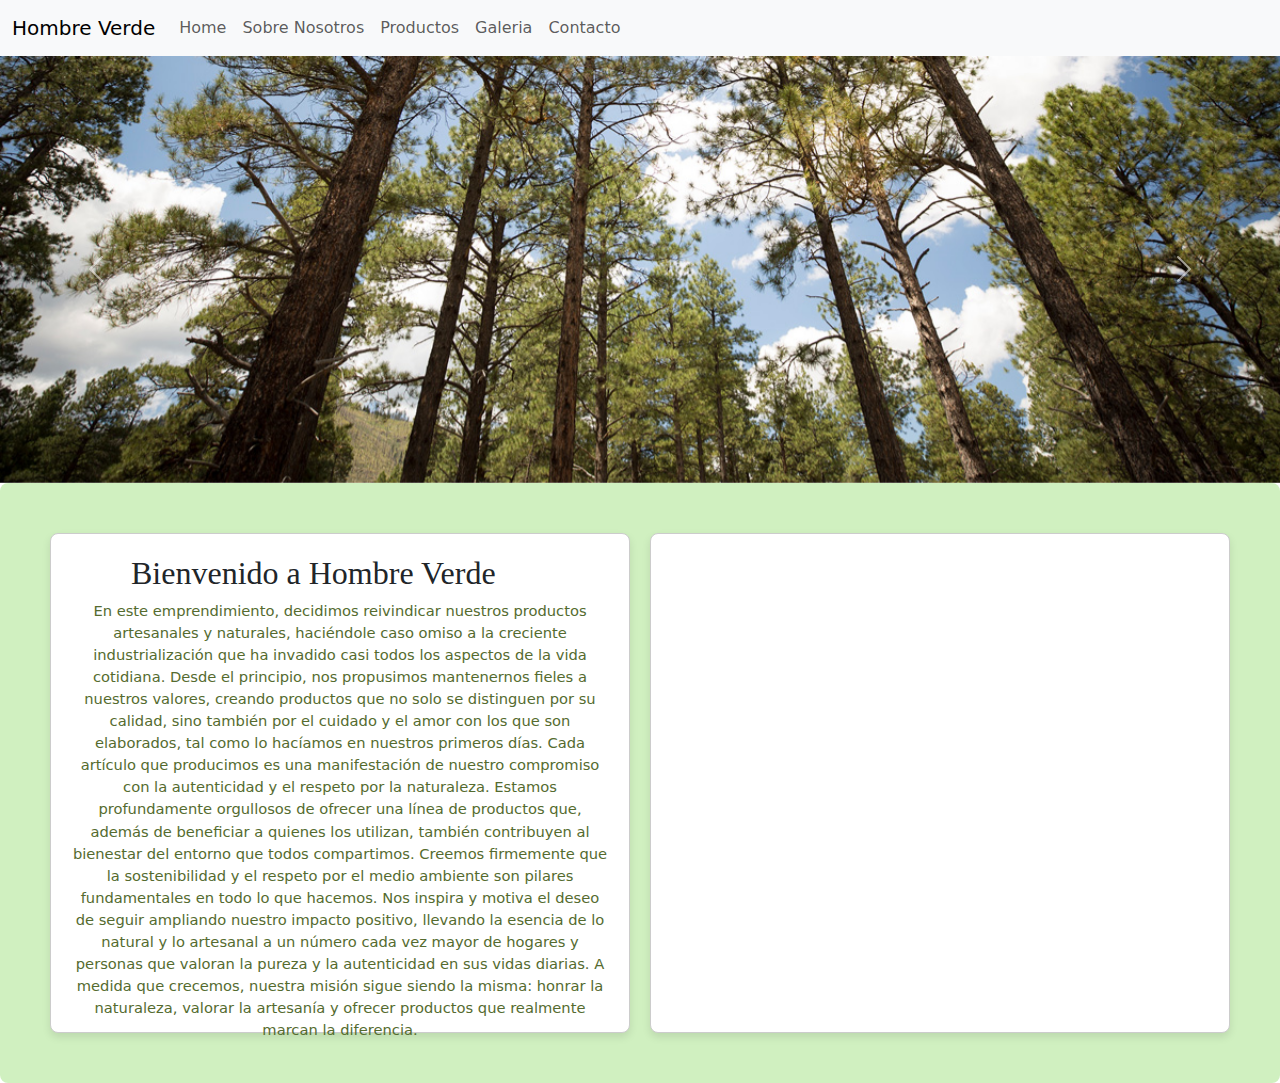
<file: index.html>
<!DOCTYPE html>
<html lang="en">
<head>
    <meta charset="UTF-8">
    <meta name="viewport" content="width=device-width, initial-scale=1.0">
    <title>Natural & Handmade Products - Home</title>
    <link rel="stylesheet" href="css/style.css">
    <link href="https://cdn.jsdelivr.net/npm/bootstrap@5.3.0/dist/css/bootstrap.min.css" rel="stylesheet">
</head>
<body>

    <!-- Navbar -->
    <nav class="navbar navbar-expand-lg navbar-light bg-light">
        <div class="container-fluid">
            <a class="navbar-brand" href="./index.html">Hombre Verde</a>
            <button class="navbar-toggler" type="button" data-bs-toggle="collapse" data-bs-target="#navbarNav" aria-controls="navbarNav" aria-expanded="false" aria-label="Toggle navigation">
                <span class="navbar-toggler-icon"></span>
            </button>
            <div class="collapse navbar-collapse" id="navbarNav">
                <ul class="navbar-nav">
                    <li class="nav-item"><a class="nav-link" href="./index.html">Home</a></li>
                    <li class="nav-item"><a class="nav-link" href="Pages/about.html">Sobre Nosotros</a></li>
                    <li class="nav-item"><a class="nav-link" href="Pages/products.html">Productos</a></li>
                    <li class="nav-item"><a class="nav-link" href="Pages/gallery.html">Galeria</a></li>
                    <li class="nav-item"><a class="nav-link" href="Pages/contact.html">Contacto</a></li>
                </ul>
            </div>
        </div>
    </nav>

    <!-- Carrusel -->
    <div id="carouselExampleControls" class="carousel slide" data-bs-ride="carousel">
        <div class="carousel-inner">
            <div class="carousel-item active">
                <img src="Imagenes/forest.jpg" class="d-block w-100" alt="...">
            </div>
            <div class="carousel-item">
                <img src="Imagenes/miel.jpg" class="d-block w-100" alt="...">
            </div>
            <div class="carousel-item">
                <img src="Imagenes/naranjas.jpeg" class="d-block w-100" alt="...">
            </div>
        </div>
        <button class="carousel-control-prev" type="button" data-bs-target="#carouselExampleControls" data-bs-slide="prev">
            <span class="carousel-control-prev-icon" aria-hidden="true"></span>
            <span class="visually-hidden">Previous</span>
        </button>
        <button class="carousel-control-next" type="button" data-bs-target="#carouselExampleControls" data-bs-slide="next">
            <span class="carousel-control-next-icon" aria-hidden="true"></span>
            <span class="visually-hidden">Next</span>
        </button>
    </div>

    <!-- Sección Principal -->
    <section class="flex-container">
        <div class="flex-item">
            <h2 class="titulo">Bienvenido a Hombre Verde</h2>
            <p class="words">En este emprendimiento, decidimos reivindicar nuestros productos artesanales y naturales, haciéndole caso omiso a la creciente industrialización que ha invadido casi todos los aspectos de la vida cotidiana. Desde el principio, nos propusimos mantenernos fieles a nuestros valores, creando productos que no solo se distinguen por su calidad, sino también por el cuidado y el amor con los que son elaborados, tal como lo hacíamos en nuestros primeros días. Cada artículo que producimos es una manifestación de nuestro compromiso con la autenticidad y el respeto por la naturaleza.

                Estamos profundamente orgullosos de ofrecer una línea de productos que, además de beneficiar a quienes los utilizan, también contribuyen al bienestar del entorno que todos compartimos. Creemos firmemente que la sostenibilidad y el respeto por el medio ambiente son pilares fundamentales en todo lo que hacemos. Nos inspira y motiva el deseo de seguir ampliando nuestro impacto positivo, llevando la esencia de lo natural y lo artesanal a un número cada vez mayor de hogares y personas que valoran la pureza y la autenticidad en sus vidas diarias. A medida que crecemos, nuestra misión sigue siendo la misma: honrar la naturaleza, valorar la artesanía y ofrecer productos que realmente marcan la diferencia.</p>
        </div>
        <div class="flex-item">
            <iframe src="https://www.google.com/maps/embed?pb=!1m18!1m12!1m3!1d27374.168605346753!2d-59.80461297493467!3d-30.948957554272294!2m3!1f0!2f0!3f0!3m2!1i1024!2i768!4f13.1!3m3!1m2!1s0x95b35918903ec62f%3A0x1246e3391cdae4f9!2sSanta%20Elena%2C%20Entre%20R%C3%ADos!5e0!3m2!1ses!2sar!4v1725328638643!5m2!1ses!2sar" width="500" height="450" style="border:0;" allowfullscreen="" loading="lazy" referrerpolicy="no-referrer-when-downgrade"></iframe>
        </div>
    </section>




    <script src="https://cdn.jsdelivr.net/npm/bootstrap@5.3.0/dist/js/bootstrap.bundle.min.js"></script>
</body>
</html>
</file>
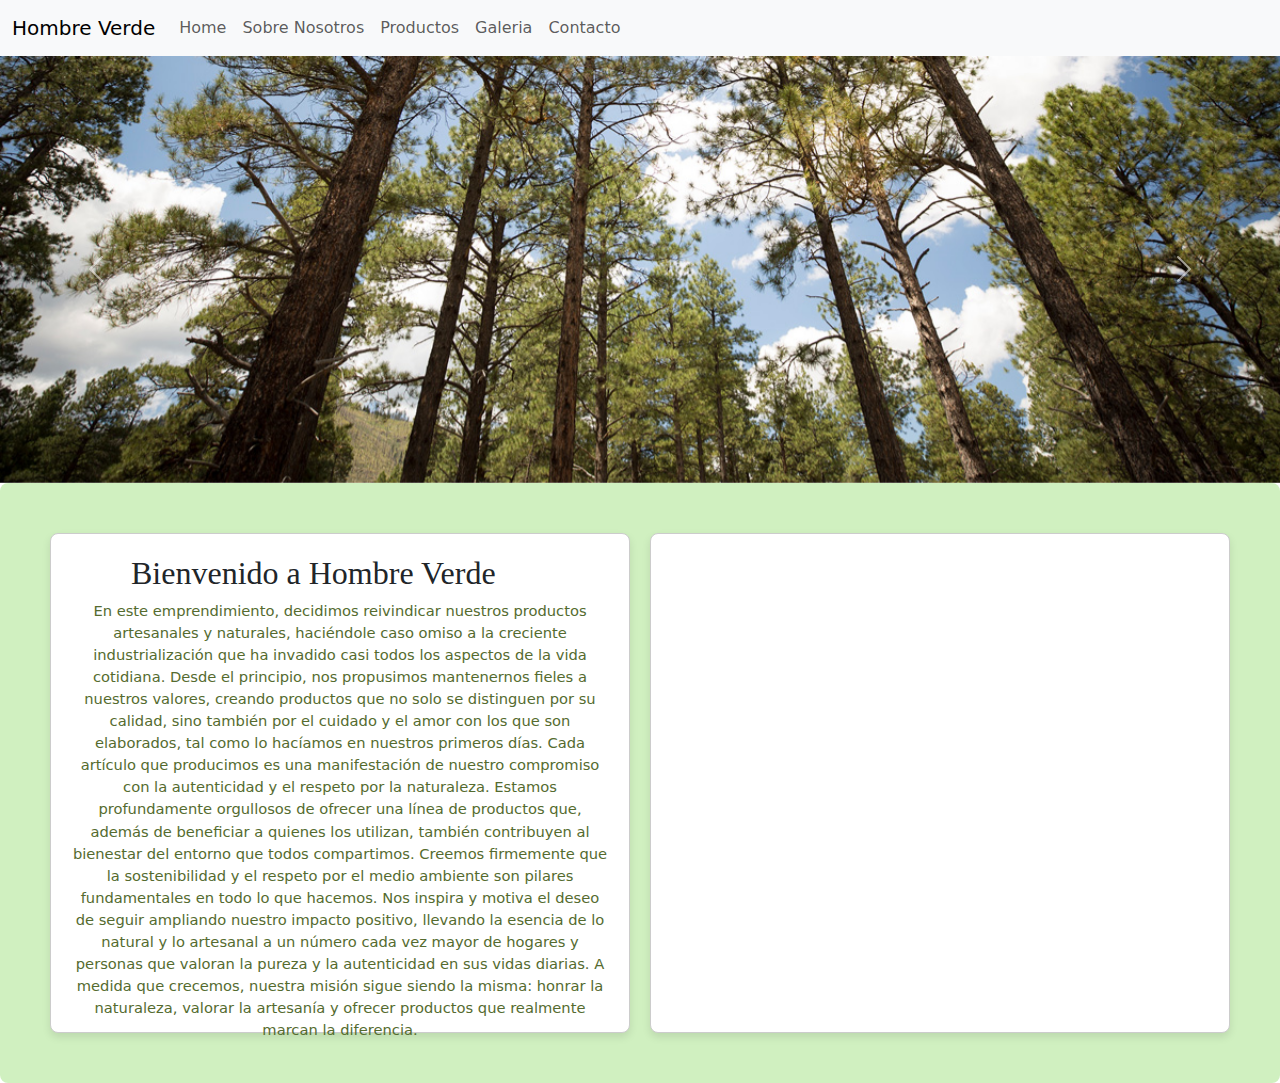
<file: Pages/index.html>
<!DOCTYPE html>
<html lang="en">
<head>
    <meta charset="UTF-8">
    <meta name="viewport" content="width=device-width, initial-scale=1.0">
    <title>Natural & Handmade Products - Home</title>
    <link rel="stylesheet" href="/css/style.css">
    <link href="https://cdn.jsdelivr.net/npm/bootstrap@5.3.0/dist/css/bootstrap.min.css" rel="stylesheet">
</head>
<body>

    <!-- Navbar -->
    <nav class="navbar navbar-expand-lg navbar-light bg-light">
        <div class="container-fluid">
            <a class="navbar-brand" href="/Pages/index.html">Hombre Verde</a>
            <button class="navbar-toggler" type="button" data-bs-toggle="collapse" data-bs-target="#navbarNav" aria-controls="navbarNav" aria-expanded="false" aria-label="Toggle navigation">
                <span class="navbar-toggler-icon"></span>
            </button>
            <div class="collapse navbar-collapse" id="navbarNav">
                <ul class="navbar-nav">
                    <li class="nav-item"><a class="nav-link" href="/Pages/index.html">Home</a></li>
                    <li class="nav-item"><a class="nav-link" href="/Pages/about.html">Sobre Nosotros</a></li>
                    <li class="nav-item"><a class="nav-link" href="/Pages/products.html">Productos</a></li>
                    <li class="nav-item"><a class="nav-link" href="/Pages/gallery.html">Galeria</a></li>
                    <li class="nav-item"><a class="nav-link" href="/Pages/contact.html">Contacto</a></li>
                </ul>
            </div>
        </div>
    </nav>

    <!-- Carrusel -->
    <div id="carouselExampleControls" class="carousel slide" data-bs-ride="carousel">
        <div class="carousel-inner">
            <div class="carousel-item active">
                <img src="/Imagenes/forest.jpg" class="d-block w-100" alt="...">
            </div>
            <div class="carousel-item">
                <img src="/Imagenes/miel.jpg" class="d-block w-100" alt="...">
            </div>
            <div class="carousel-item">
                <img src="/Imagenes/naranjas.jpeg" class="d-block w-100" alt="...">
            </div>
        </div>
        <button class="carousel-control-prev" type="button" data-bs-target="#carouselExampleControls" data-bs-slide="prev">
            <span class="carousel-control-prev-icon" aria-hidden="true"></span>
            <span class="visually-hidden">Previous</span>
        </button>
        <button class="carousel-control-next" type="button" data-bs-target="#carouselExampleControls" data-bs-slide="next">
            <span class="carousel-control-next-icon" aria-hidden="true"></span>
            <span class="visually-hidden">Next</span>
        </button>
    </div>

    <!-- Sección Principal -->
    <section class="flex-container">
        <div class="flex-item">
            <h2 class="titulo">Bienvenido a Hombre Verde</h2>
            <p class="words">En este emprendimiento, decidimos reivindicar nuestros productos artesanales y naturales, haciéndole caso omiso a la creciente industrialización que ha invadido casi todos los aspectos de la vida cotidiana. Desde el principio, nos propusimos mantenernos fieles a nuestros valores, creando productos que no solo se distinguen por su calidad, sino también por el cuidado y el amor con los que son elaborados, tal como lo hacíamos en nuestros primeros días. Cada artículo que producimos es una manifestación de nuestro compromiso con la autenticidad y el respeto por la naturaleza.

                Estamos profundamente orgullosos de ofrecer una línea de productos que, además de beneficiar a quienes los utilizan, también contribuyen al bienestar del entorno que todos compartimos. Creemos firmemente que la sostenibilidad y el respeto por el medio ambiente son pilares fundamentales en todo lo que hacemos. Nos inspira y motiva el deseo de seguir ampliando nuestro impacto positivo, llevando la esencia de lo natural y lo artesanal a un número cada vez mayor de hogares y personas que valoran la pureza y la autenticidad en sus vidas diarias. A medida que crecemos, nuestra misión sigue siendo la misma: honrar la naturaleza, valorar la artesanía y ofrecer productos que realmente marcan la diferencia.</p>
        </div>
        <div class="flex-item">
            <iframe src="https://www.google.com/maps/embed?pb=!1m18!1m12!1m3!1d27374.168605346753!2d-59.80461297493467!3d-30.948957554272294!2m3!1f0!2f0!3f0!3m2!1i1024!2i768!4f13.1!3m3!1m2!1s0x95b35918903ec62f%3A0x1246e3391cdae4f9!2sSanta%20Elena%2C%20Entre%20R%C3%ADos!5e0!3m2!1ses!2sar!4v1725328638643!5m2!1ses!2sar" width="500" height="450" style="border:0;" allowfullscreen="" loading="lazy" referrerpolicy="no-referrer-when-downgrade"></iframe>
        </div>
    </section>




    <script src="https://cdn.jsdelivr.net/npm/bootstrap@5.3.0/dist/js/bootstrap.bundle.min.js"></script>
</body>
</html>
</file>
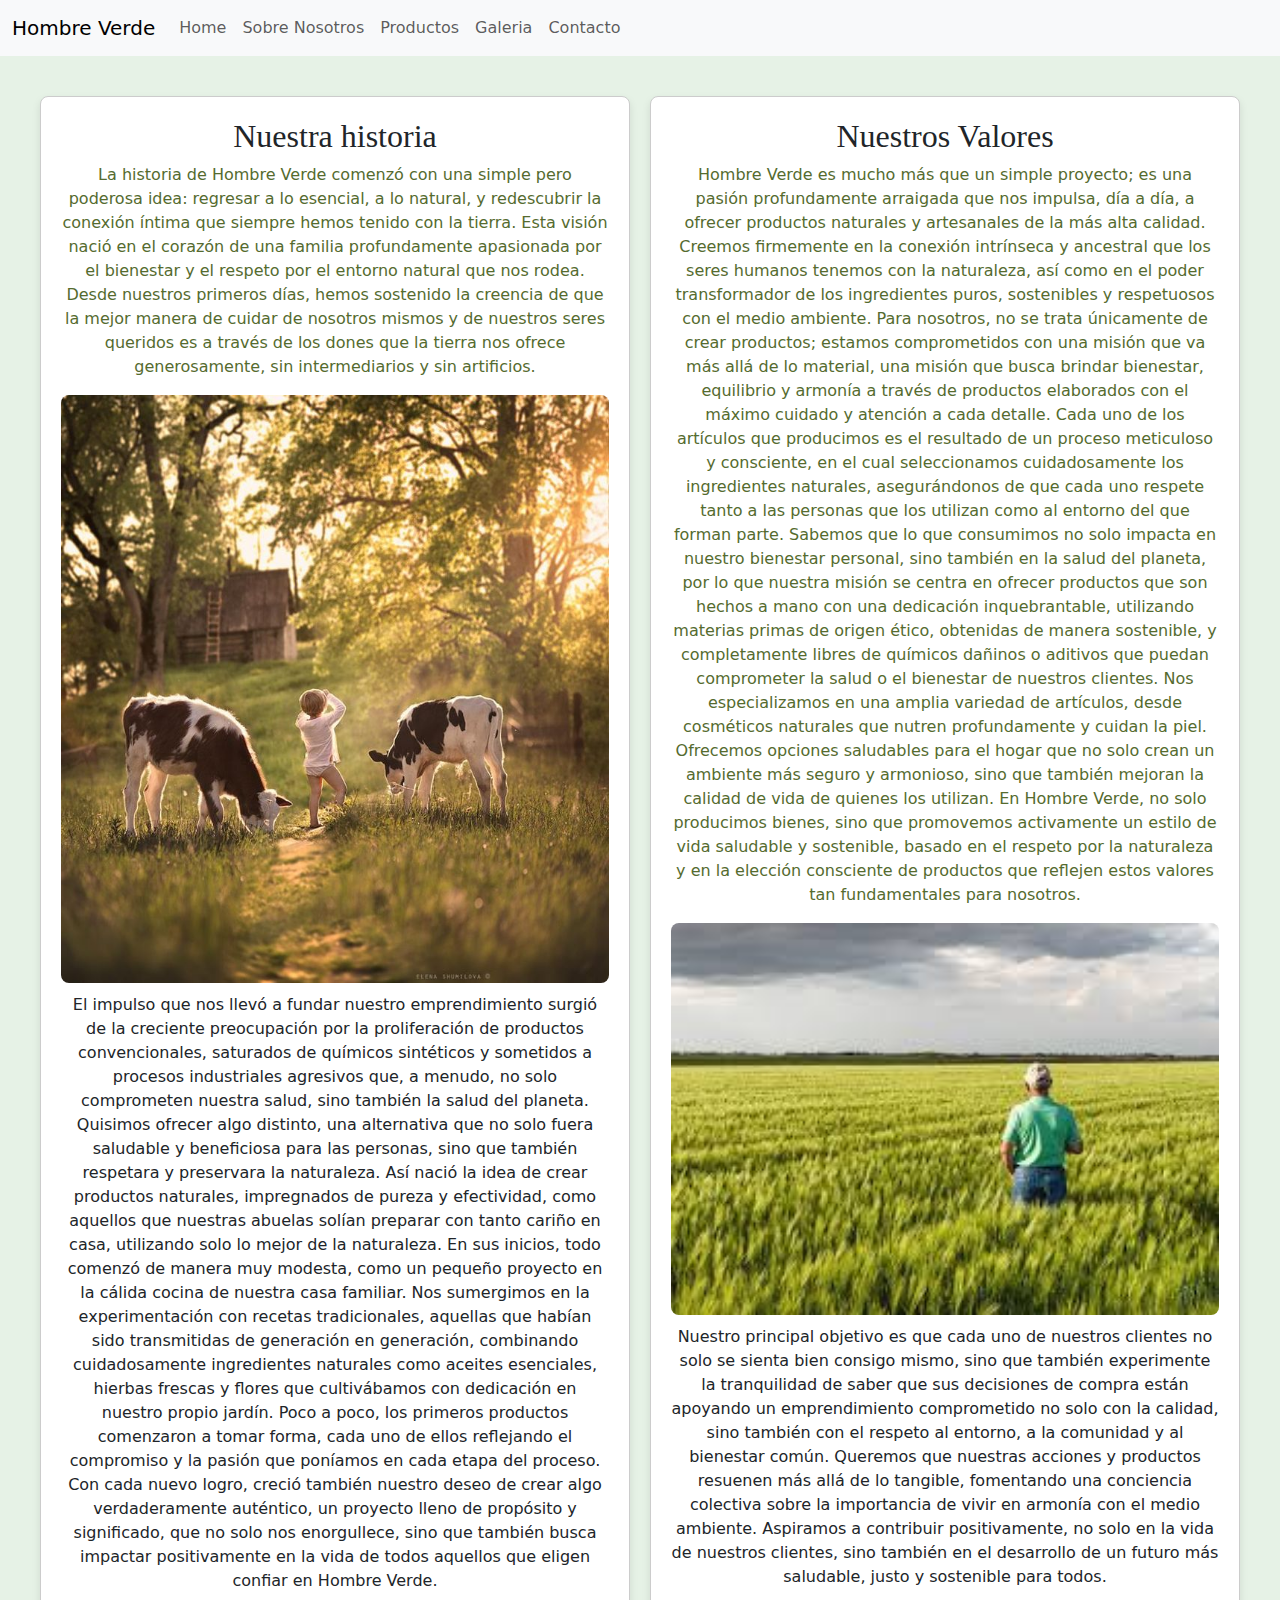
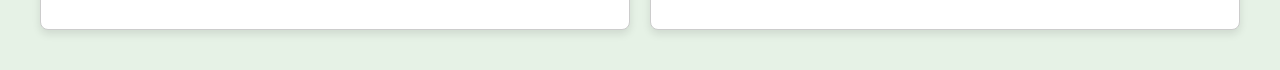
<file: Pages/about.html>
<!DOCTYPE html>
<html lang="en">
<head>
    <meta charset="UTF-8">
    <meta name="viewport" content="width=device-width, initial-scale=1.0">
    <title>About Us - Natural & Handmade Products</title>
    <link rel="stylesheet" href="../css/style.css">
    <link href="https://cdn.jsdelivr.net/npm/bootstrap@5.3.0/dist/css/bootstrap.min.css" rel="stylesheet">
</head>
<body>

    <!-- Navbar -->
    <nav class="navbar navbar-expand-lg navbar-light bg-light">
        <div class="container-fluid">
            <a class="navbar-brand" href="../index.html">Hombre Verde</a>
            <button class="navbar-toggler" type="button" data-bs-toggle="collapse" data-bs-target="#navbarNav" aria-controls="navbarNav" aria-expanded="false" aria-label="Toggle navigation">
                <span class="navbar-toggler-icon"></span>
            </button>
            <div class="collapse navbar-collapse" id="navbarNav">
                <ul class="navbar-nav">
                    <li class="nav-item"><a class="nav-link" href="../index.html">Home</a></li>
                    <li class="nav-item"><a class="nav-link" href="about.html">Sobre Nosotros</a></li>
                    <li class="nav-item"><a class="nav-link" href="products.html">Productos</a></li>
                    <li class="nav-item"><a class="nav-link" href="gallery.html">Galeria</a></li>
                    <li class="nav-item"><a class="nav-link" href="contact.html">Contacto</a></li>
                </ul>
            </div>
        </div>
    </nav>

    <!-- Contenido About -->
    <section class="grid-container">
        <div class="grid-item">
            <h2>Nuestra historia</h2>
            <p>La historia de Hombre Verde comenzó con una simple pero poderosa idea: regresar a lo esencial, a lo natural, y redescubrir la conexión íntima que siempre hemos tenido con la tierra. Esta visión nació en el corazón de una familia profundamente apasionada por el bienestar y el respeto por el entorno natural que nos rodea. Desde nuestros primeros días, hemos sostenido la creencia de que la mejor manera de cuidar de nosotros mismos y de nuestros seres queridos es a través de los dones que la tierra nos ofrece generosamente, sin intermediarios y sin artificios.
                
                <div>
                    <img src="../Imagenes/campo.jpg" alt="">
                </div>        
                El impulso que nos llevó a fundar nuestro emprendimiento surgió de la creciente preocupación por la proliferación de productos convencionales, saturados de químicos sintéticos y sometidos a procesos industriales agresivos que, a menudo, no solo comprometen nuestra salud, sino también la salud del planeta. Quisimos ofrecer algo distinto, una alternativa que no solo fuera saludable y beneficiosa para las personas, sino que también respetara y preservara la naturaleza. Así nació la idea de crear productos naturales, impregnados de pureza y efectividad, como aquellos que nuestras abuelas solían preparar con tanto cariño en casa, utilizando solo lo mejor de la naturaleza.
                En sus inicios, todo comenzó de manera muy modesta, como un pequeño proyecto en la cálida cocina de nuestra casa familiar. Nos sumergimos en la experimentación con recetas tradicionales, aquellas que habían sido transmitidas de generación en generación, combinando cuidadosamente ingredientes naturales como aceites esenciales, hierbas frescas y flores que cultivábamos con dedicación en nuestro propio jardín. Poco a poco, los primeros productos comenzaron a tomar forma, cada uno de ellos reflejando el compromiso y la pasión que poníamos en cada etapa del proceso. Con cada nuevo logro, creció también nuestro deseo de crear algo verdaderamente auténtico, un proyecto lleno de propósito y significado, que no solo nos enorgullece, sino que también busca impactar positivamente en la vida de todos aquellos que eligen confiar en Hombre Verde.</p>
        </div>
        <div class="grid-item">
            <h2>Nuestros Valores</h2>
            <p>Hombre Verde es mucho más que un simple proyecto; es una pasión profundamente arraigada que nos impulsa, día a día, a ofrecer productos naturales y artesanales de la más alta calidad. Creemos firmemente en la conexión intrínseca y ancestral que los seres humanos tenemos con la naturaleza, así como en el poder transformador de los ingredientes puros, sostenibles y respetuosos con el medio ambiente. Para nosotros, no se trata únicamente de crear productos; estamos comprometidos con una misión que va más allá de lo material, una misión que busca brindar bienestar, equilibrio y armonía a través de productos elaborados con el máximo cuidado y atención a cada detalle.

                Cada uno de los artículos que producimos es el resultado de un proceso meticuloso y consciente, en el cual seleccionamos cuidadosamente los ingredientes naturales, asegurándonos de que cada uno respete tanto a las personas que los utilizan como al entorno del que forman parte. Sabemos que lo que consumimos no solo impacta en nuestro bienestar personal, sino también en la salud del planeta, por lo que nuestra misión se centra en ofrecer productos que son hechos a mano con una dedicación inquebrantable, utilizando materias primas de origen ético, obtenidas de manera sostenible, y completamente libres de químicos dañinos o aditivos que puedan comprometer la salud o el bienestar de nuestros clientes.
                
                Nos especializamos en una amplia variedad de artículos, desde cosméticos naturales que nutren profundamente y cuidan la piel. Ofrecemos opciones saludables para el hogar que no solo crean un ambiente más seguro y armonioso, sino que también mejoran la calidad de vida de quienes los utilizan. En Hombre Verde, no solo producimos bienes, sino que promovemos activamente un estilo de vida saludable y sostenible, basado en el respeto por la naturaleza y en la elección consciente de productos que reflejen estos valores tan fundamentales para nosotros.
                
                <div>
                    <img src="../Imagenes/campo2.jpeg" alt="">
                </div>
                Nuestro principal objetivo es que cada uno de nuestros clientes no solo se sienta bien consigo mismo, sino que también experimente la tranquilidad de saber que sus decisiones de compra están apoyando un emprendimiento comprometido no solo con la calidad, sino también con el respeto al entorno, a la comunidad y al bienestar común. Queremos que nuestras acciones y productos resuenen más allá de lo tangible, fomentando una conciencia colectiva sobre la importancia de vivir en armonía con el medio ambiente. Aspiramos a contribuir positivamente, no solo en la vida de nuestros clientes, sino también en el desarrollo de un futuro más saludable, justo y sostenible para todos.</p>
        </div>
    </section>

    <script src="https://cdn.jsdelivr.net/npm/bootstrap@5.3.0/dist/js/bootstrap.bundle.min.js"></script>
</body>
</html>
</file>
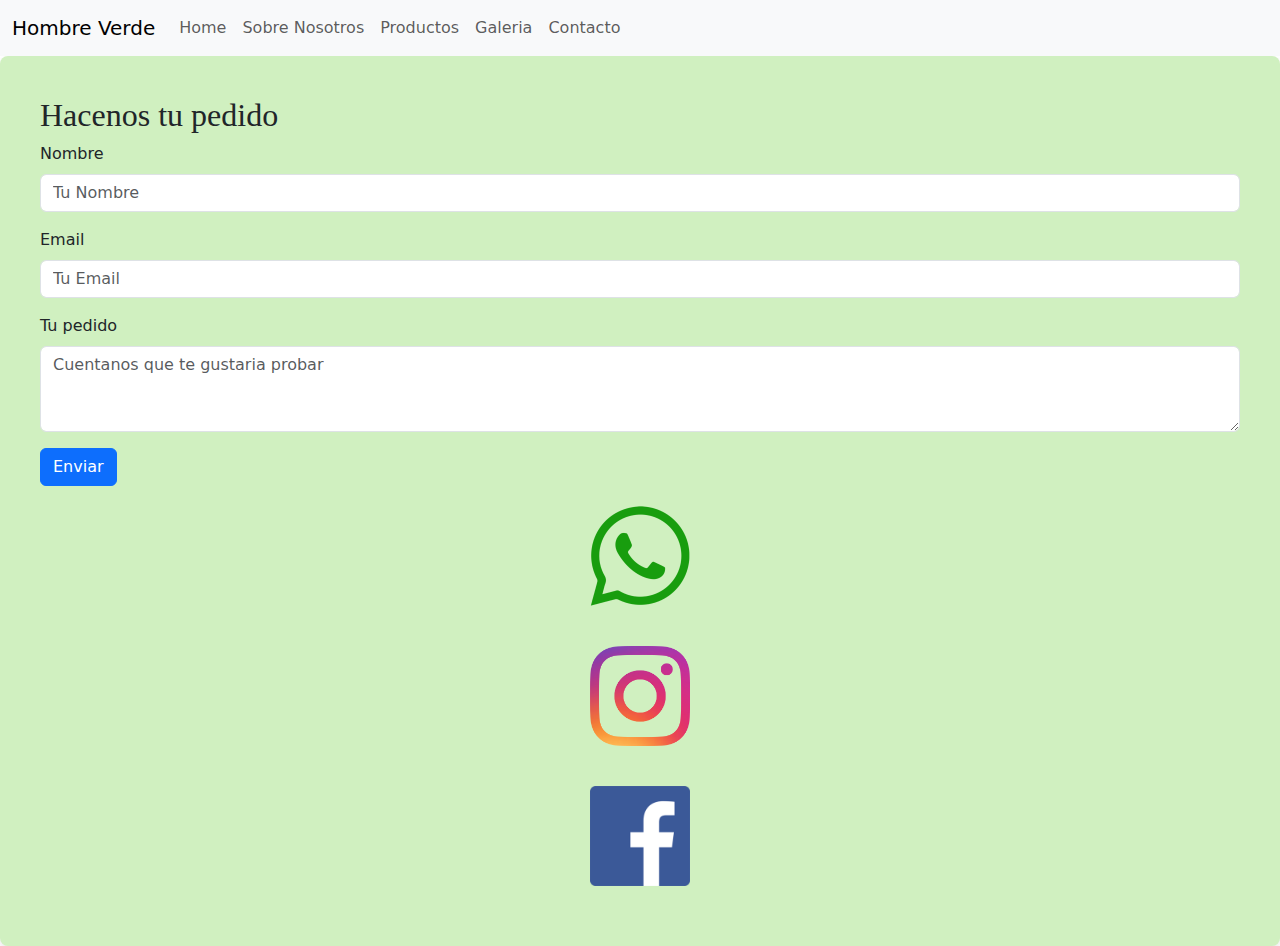
<file: Pages/contact.html>
<!DOCTYPE html>
<html lang="en">
<head>
    <meta charset="UTF-8">
    <meta name="viewport" content="width=device-width, initial-scale=1.0">
    <title>Contact Us - Natural & Handmade Products</title>
    <link rel="stylesheet" href="../css/style.css">
    <link href="https://cdn.jsdelivr.net/npm/bootstrap@5.3.0/dist/css/bootstrap.min.css" rel="stylesheet">
</head>
<body>

    <!-- Navbar -->
    <nav class="navbar navbar-expand-lg navbar-light bg-light">
        <div class="container-fluid">
            <a class="navbar-brand" href="../index.html">Hombre Verde</a>
            <button class="navbar-toggler" type="button" data-bs-toggle="collapse" data-bs-target="#navbarNav" aria-controls="navbarNav" aria-expanded="false" aria-label="Toggle navigation">
                <span class="navbar-toggler-icon"></span>
            </button>
            <div class="collapse navbar-collapse" id="navbarNav">
                <ul class="navbar-nav">
                    <li class="nav-item"><a class="nav-link" href="../index.html">Home</a></li>
                    <li class="nav-item"><a class="nav-link" href="about.html">Sobre Nosotros</a></li>
                    <li class="nav-item"><a class="nav-link" href="products.html">Productos</a></li>
                    <li class="nav-item"><a class="nav-link" href="gallery.html">Galeria</a></li>
                    <li class="nav-item"><a class="nav-link" href="contact.html">Contacto</a></li>
                </ul>
            </div>
        </div>
    </nav>

    <!-- Contenido Contact -->
    <section class="contact-form">
        <h2>Hacenos tu pedido</h2>
        <form>
            <div class="mb-3">
                <label for="name" class="form-label">Nombre</label>
                <input type="text" class="form-control" id="name" placeholder="Tu Nombre">
            </div>
            <div class="mb-3">
                <label for="email" class="form-label">Email</label>
                <input type="email" class="form-control" id="email" placeholder="Tu Email">
            </div>
            <div class="mb-3">
                <label for="message" class="form-label">Tu pedido</label>
                <textarea class="form-control" id="message" rows="3" placeholder="Cuentanos que te gustaria probar"></textarea>
            </div>
            <button type="submit" class="btn btn-primary">Enviar</button>
        </form>

        <div class="image-link">
            <a href="https://wa.me/543437488321">
                <img class="rip" src="../Imagenes/wsp.png" alt="Logo de whatsapp">
            </a>
        </div>

        <div class="image-link">
            <a href="https://www.instagram.com/hombre_verde.se/">
                <img class="rip" src="../Imagenes/ig.png" alt="Logo de instagram">
            </a>
        </div> 

        <div class="image-link">
            <a href="https://www.facebook.com/profile.php?id=61557716616313">
                <img class="rip" src="../Imagenes/fb.png" alt="Logo de Facebook">
            </a>
        </div>

    </section>

    <script src="https://cdn.jsdelivr.net/npm/bootstrap@5.3.0/dist/js/bootstrap.bundle.min.js"></script>
</body>
</html>
</file>
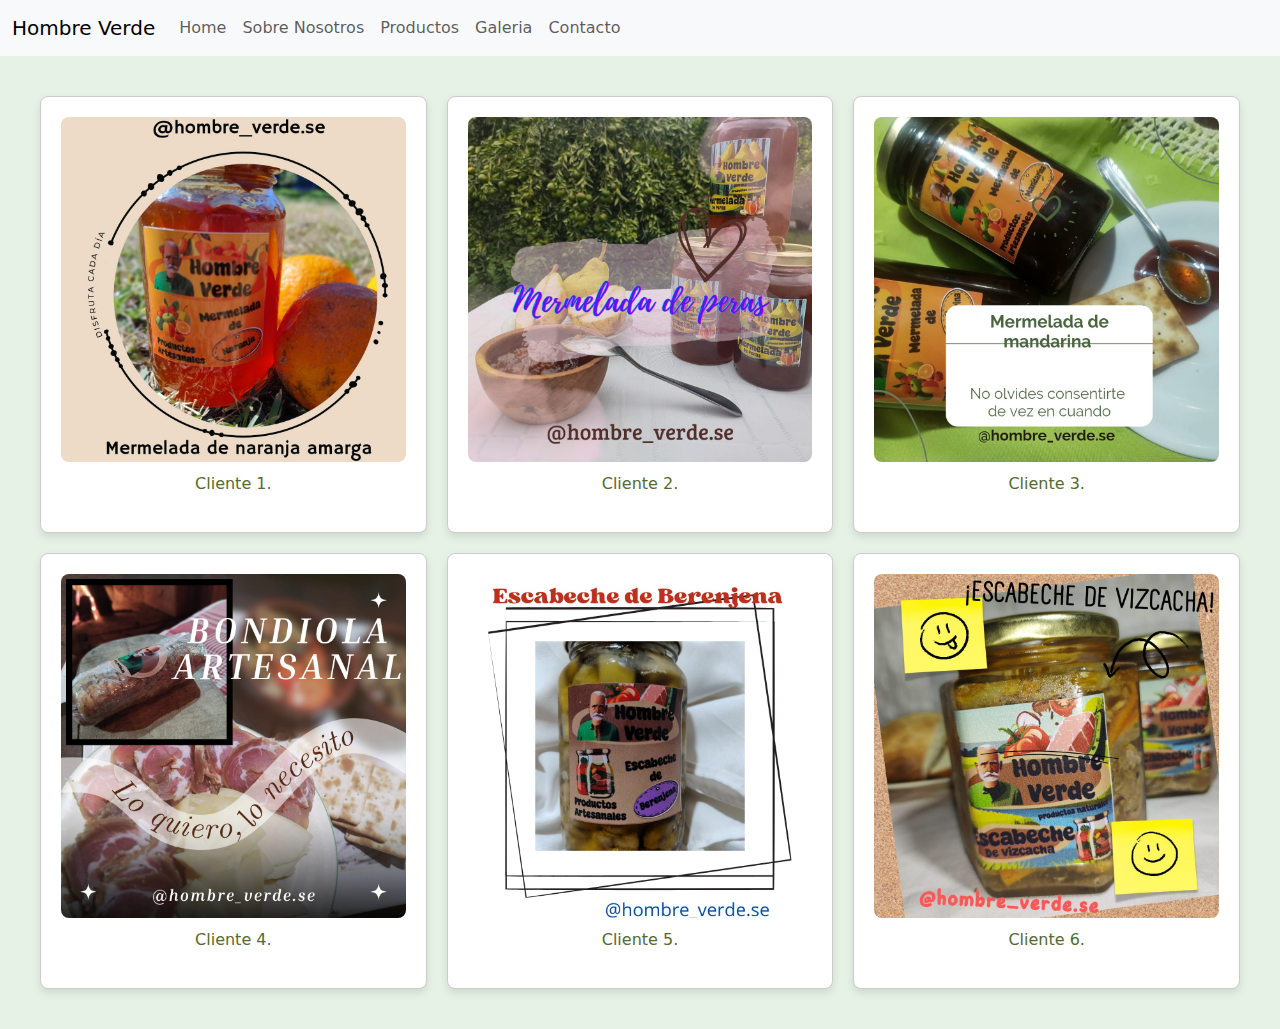
<file: Pages/gallery.html>
<!DOCTYPE html>
<html lang="en">
<head>
    <meta charset="UTF-8">
    <meta name="viewport" content="width=device-width, initial-scale=1.0">
    <title>Gallery - Natural & Handmade Products</title>
    <link rel="stylesheet" href="../css/style.css">
    <link href="https://cdn.jsdelivr.net/npm/bootstrap@5.3.0/dist/css/bootstrap.min.css" rel="stylesheet">
</head>
<body>

    <!-- Navbar -->
    <nav class="navbar navbar-expand-lg navbar-light bg-light">
        <div class="container-fluid">
            <a class="navbar-brand" href="../index.html">Hombre Verde</a>
            <button class="navbar-toggler" type="button" data-bs-toggle="collapse" data-bs-target="#navbarNav" aria-controls="navbarNav" aria-expanded="false" aria-label="Toggle navigation">
                <span class="navbar-toggler-icon"></span>
            </button>
            <div class="collapse navbar-collapse" id="navbarNav">
                <ul class="navbar-nav">
                    <li class="nav-item"><a class="nav-link" href="../index.html">Home</a></li>
                    <li class="nav-item"><a class="nav-link" href="about.html">Sobre Nosotros</a></li>
                    <li class="nav-item"><a class="nav-link" href="products.html">Productos</a></li>
                    <li class="nav-item"><a class="nav-link" href="gallery.html">Galeria</a></li>
                    <li class="nav-item"><a class="nav-link" href="contact.html">Contacto</a></li>
                </ul>
            </div>
        </div>
    </nav>
    <!-- Contenido Gallery -->
    <section class="grid-container">
        <div class="grid-item">
            <img src="../Imagenes/dulcen.jpg" alt="Gallery Image 1">
            <p>Cliente 1.</p>
        </div>
        <div class="grid-item">
            <img src="../Imagenes/dulce.jpg" alt="Gallery Image 2">
            <p>Cliente 2.</p>
        </div>
        <div class="grid-item">
            <img src="../Imagenes/mandarin.jpg" alt="Gallery Image 3">
            <p>Cliente 3.</p>
        </div>
        <div class="grid-item">
            <img src="../Imagenes/bond.jpeg" alt="Gallery Image 1">
            <p>Cliente 4.</p>
        </div>
        <div class="grid-item">
            <img src="../Imagenes/bere.jpeg" alt="Gallery Image 2">
            <p>Cliente 5.</p>
        </div>
        <div class="grid-item">
            <img src="../Imagenes/escabec.jpeg" alt="Gallery Image 3">
            <p>Cliente 6.</p>
        </div>
    </section>





    <script src="https://cdn.jsdelivr.net/npm/bootstrap@5.3.0/dist/js/bootstrap.bundle.min.js"></script>
</body>
</html>
</file>
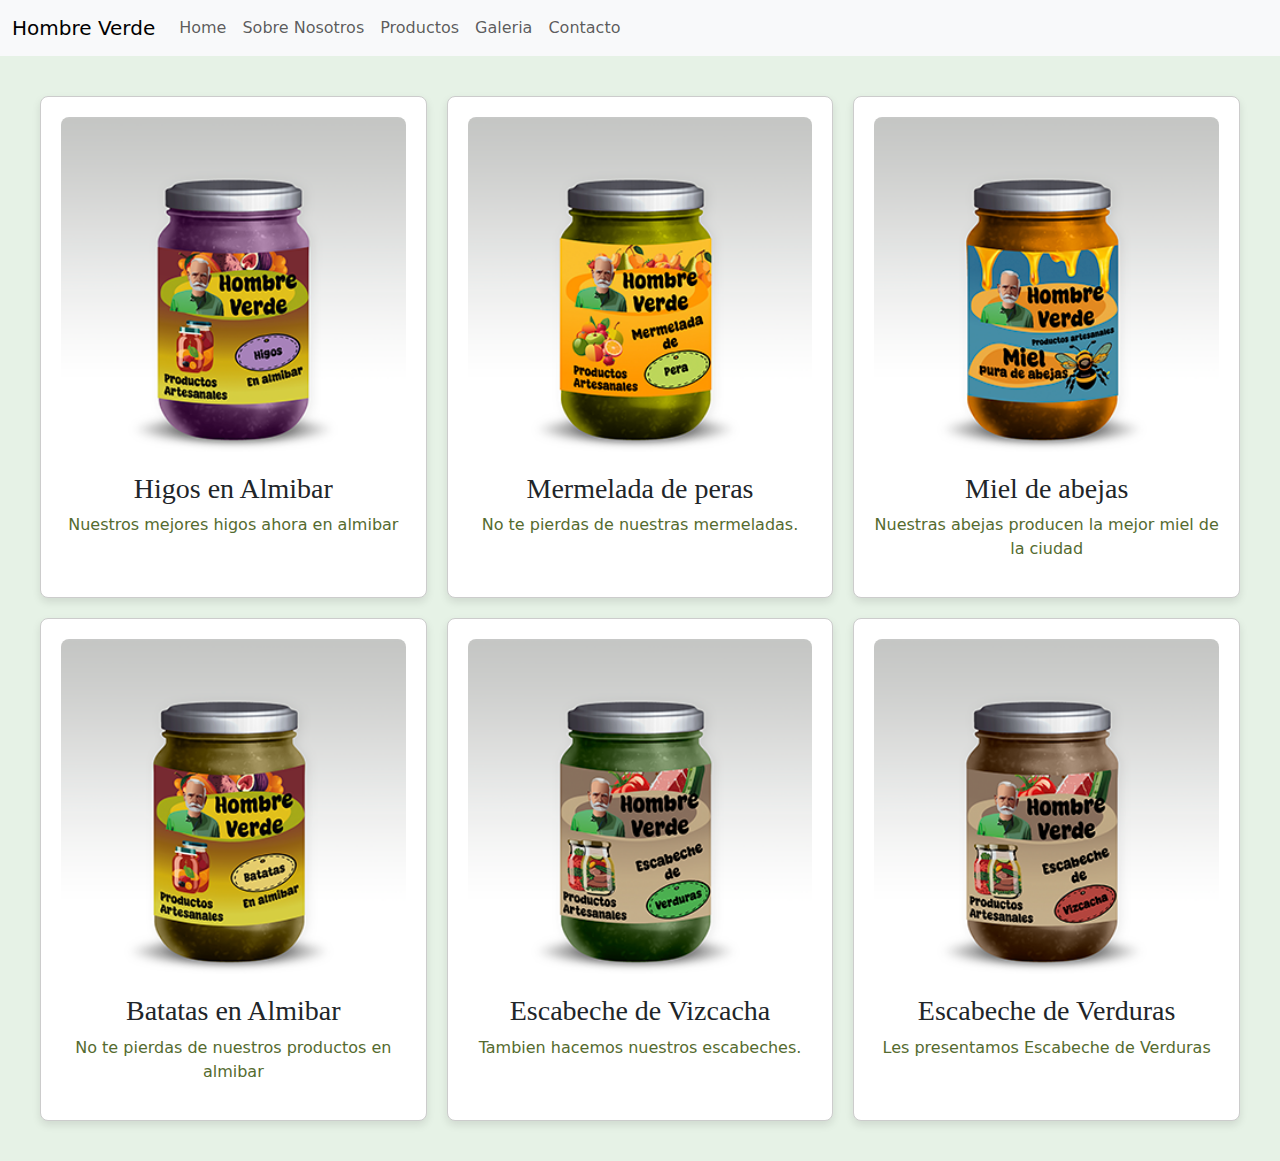
<file: Pages/products.html>
<!DOCTYPE html>
<html lang="en">
<head>
    <meta charset="UTF-8">
    <meta name="viewport" content="width=device-width, initial-scale=1.0">
    <title>Our Products - Natural & Handmade</title>
    <link rel="stylesheet" href="../css/style.css">
    <link href="https://cdn.jsdelivr.net/npm/bootstrap@5.3.0/dist/css/bootstrap.min.css" rel="stylesheet">
</head>
<body>

    <!-- Navbar -->
    <nav class="navbar navbar-expand-lg navbar-light bg-light">
        <div class="container-fluid">
            <a class="navbar-brand" href="../index.html">Hombre Verde</a>
            <button class="navbar-toggler" type="button" data-bs-toggle="collapse" data-bs-target="#navbarNav" aria-controls="navbarNav" aria-expanded="false" aria-label="Toggle navigation">
                <span class="navbar-toggler-icon"></span>
            </button>
            <div class="collapse navbar-collapse" id="navbarNav">
                <ul class="navbar-nav">
                    <li class="nav-item"><a class="nav-link" href="../index.html">Home</a></li>
                    <li class="nav-item"><a class="nav-link" href="about.html">Sobre Nosotros</a></li>
                    <li class="nav-item"><a class="nav-link" href="products.html">Productos</a></li>
                    <li class="nav-item"><a class="nav-link" href="gallery.html">Galeria</a></li>
                    <li class="nav-item"><a class="nav-link" href="contact.html">Contacto</a></li>
                </ul>
            </div>
        </div>
    </nav>

    <!-- Contenido Products -->
    <section class="grid-container">
        <div class="grid-item">
            <img src="../Imagenes/higos.png" alt="Product 1">
            <h3>Higos en Almibar</h3>
            <p>Nuestros mejores higos ahora en almibar</p>
        </div>
        <div class="grid-item">
            <img src="../Imagenes/peras.png" alt="Product 2">
            <h3>Mermelada de peras</h3>
            <p>No te pierdas de nuestras mermeladas.</p>
        </div>
        <div class="grid-item">
            <img src="../Imagenes/miel.png" alt="Product 3">
            <h3>Miel de abejas</h3>
            <p>Nuestras abejas producen la mejor miel de la ciudad</p>
        </div>
        <div class="grid-item">
            <img src="../Imagenes/batatas.png" alt="Product 1">
            <h3>Batatas en Almibar</h3>
            <p>No te pierdas de nuestros productos en almibar</p>
        </div>
        <div class="grid-item">
            <img src="../Imagenes/verduras.png" alt="Product 2">
            <h3>Escabeche de Vizcacha</h3>
            <p>Tambien hacemos nuestros escabeches.</p>
        </div>
        <div class="grid-item">
            <img src="../Imagenes/vizcacha.png" alt="Product 3">
            <h3>Escabeche de Verduras</h3>
            <p>Les presentamos Escabeche de Verduras</p>
        </div>
    </section>

    <script src="https://cdn.jsdelivr.net/npm/bootstrap@5.3.0/dist/js/bootstrap.bundle.min.js"></script>
</body>
</html>
</file>
<file: css/style.css>
@charset "UTF-8";
body {
  font-family: "Lora", serif;
  color: #333;
  background-color: #f4f9f4;
  margin: 0;
  padding: 0;
  line-height: 1.6;
}

h1, h2, h3 {
  color: #2f4f4f;
  font-family: "Merriweather", serif;
}

p {
  color: #556b2f;
}

.navbar {
  background-color: #3b7a57;
  padding: 10px 20px;
}
.navbar__brand {
  font-family: "Merriweather", serif;
  color: #ffffff !important;
  font-size: 24px;
}
.navbar__nav .nav__link {
  color: #ffffff !important;
  font-size: 18px;
  margin-right: 20px;
  transition: color 0.3s ease;
}
.navbar__nav .nav__link:hover {
  color: #8fbc8f !important;
}

.carousel__inner .carousel__item {
  width: 100%;
  height: 400px;
  object-fit: cover;
  border-radius: 8px;
}
.carousel__inner .carousel__item img {
  width: 100%;
  height: 100%;
}

.grid-item img {
  width: 500px;
  height: 500px;
}

.contact-form {
  padding: 40px;
  background-color: #d0f0c0;
  border-radius: 8px;
  box-shadow: 0 4px 8px rgba(0, 0, 0, 0.1);
}
.contact-form__title {
  color: #2f4f4f;
}
.contact-form__control {
  border-radius: 8px;
  border: 1px solid #ccc;
  padding: 10px;
  margin-bottom: 20px;
}
.contact-form__button {
  background-color: #3b7a57;
  color: #ffffff;
  border: none;
  padding: 10px 20px;
  border-radius: 8px;
  cursor: pointer;
  transition: background-color 0.3s ease;
}
.contact-form__button:hover {
  background-color: #8fbc8f;
}

.image-link {
  display: flex; /* Alinea los elementos en una fila horizontal */
  justify-content: center; /* Centra los elementos horizontalmente */
  align-items: center; /* Alinea los elementos verticalmente */
}

.image-link a {
  display: inline; /* Hace que los enlaces se comporten como bloques en línea */
  margin: 20px 20px; /* Espacio horizontal entre los enlaces */
}

.image-link img {
  width: 100px; /* Ajusta el tamaño de las imágenes */
  height: auto; /* Mantiene la proporción de las imágenes */
  float: left;
}
.image-link img:hover {
  transform: scale(1.1);
}

@media (max-width: 768px) {
  .flex-container {
    flex-direction: column;
    text-align: center;
  }
  .grid-container {
    grid-template-columns: 1fr;
  }
  .carousel__item img {
    height: 300px;
  }
}
@media (max-width: 480px) {
  .flex-container {
    flex-direction: column;
  }
}
.flex-container {
  display: flex;
  justify-content: space-between;
  align-items: center;
  padding: 40px;
  background-color: #d0f0c0;
  border-radius: 8px;
}
.flex-container .flex-item {
  flex: 1;
  margin: 10px;
  padding: 20px;
  width: 500px;
  height: 500px;
  background-color: #ffffff;
  border: 1px solid #ccc;
  border-radius: 8px;
  box-shadow: 0 4px 8px rgba(0, 0, 0, 0.1);
}
.flex-container .flex-item img {
  height: 480px;
  width: 480px;
  padding: 0 0 16px 13px;
}

.titulo {
  padding: 0 0 0 60px;
}

.words {
  font-size: 14.7px;
  text-align: center;
}

.grid-container {
  display: grid;
  grid-template-columns: repeat(auto-fit, minmax(300px, 1fr));
  gap: 20px;
  padding: 40px;
  background-color: #e6f2e6;
}
.grid-container .grid-item {
  background-color: #ffffff;
  padding: 20px;
  text-align: center;
  border: 1px solid #ccc;
  border-radius: 8px;
  box-shadow: 0 4px 8px rgba(0, 0, 0, 0.1);
  transition: transform 0.3s ease;
}
.grid-container .grid-item img {
  width: 100%;
  height: auto;
  border-radius: 8px;
  margin-bottom: 10px;
}
.grid-container .grid-item:hover {
  transform: scale(1.05);
}

/*# sourceMappingURL=style.css.map */
</file>
